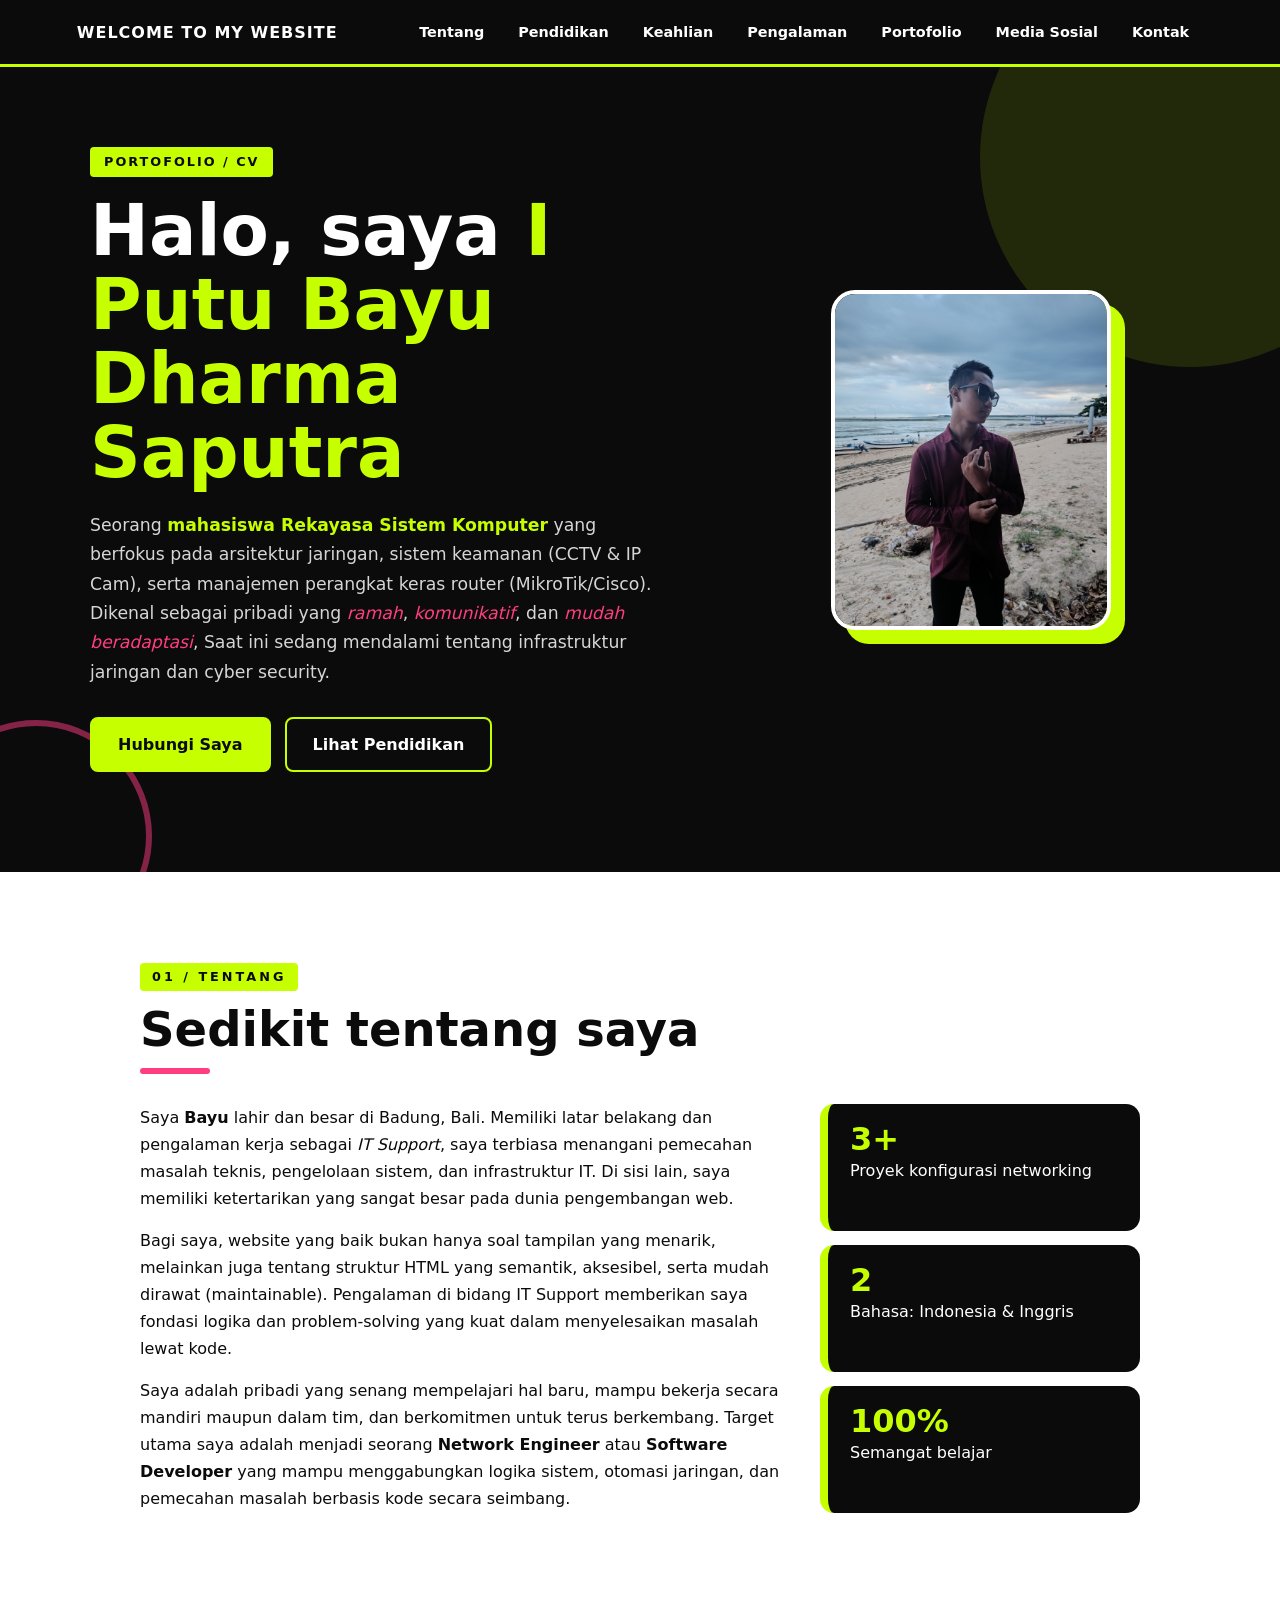
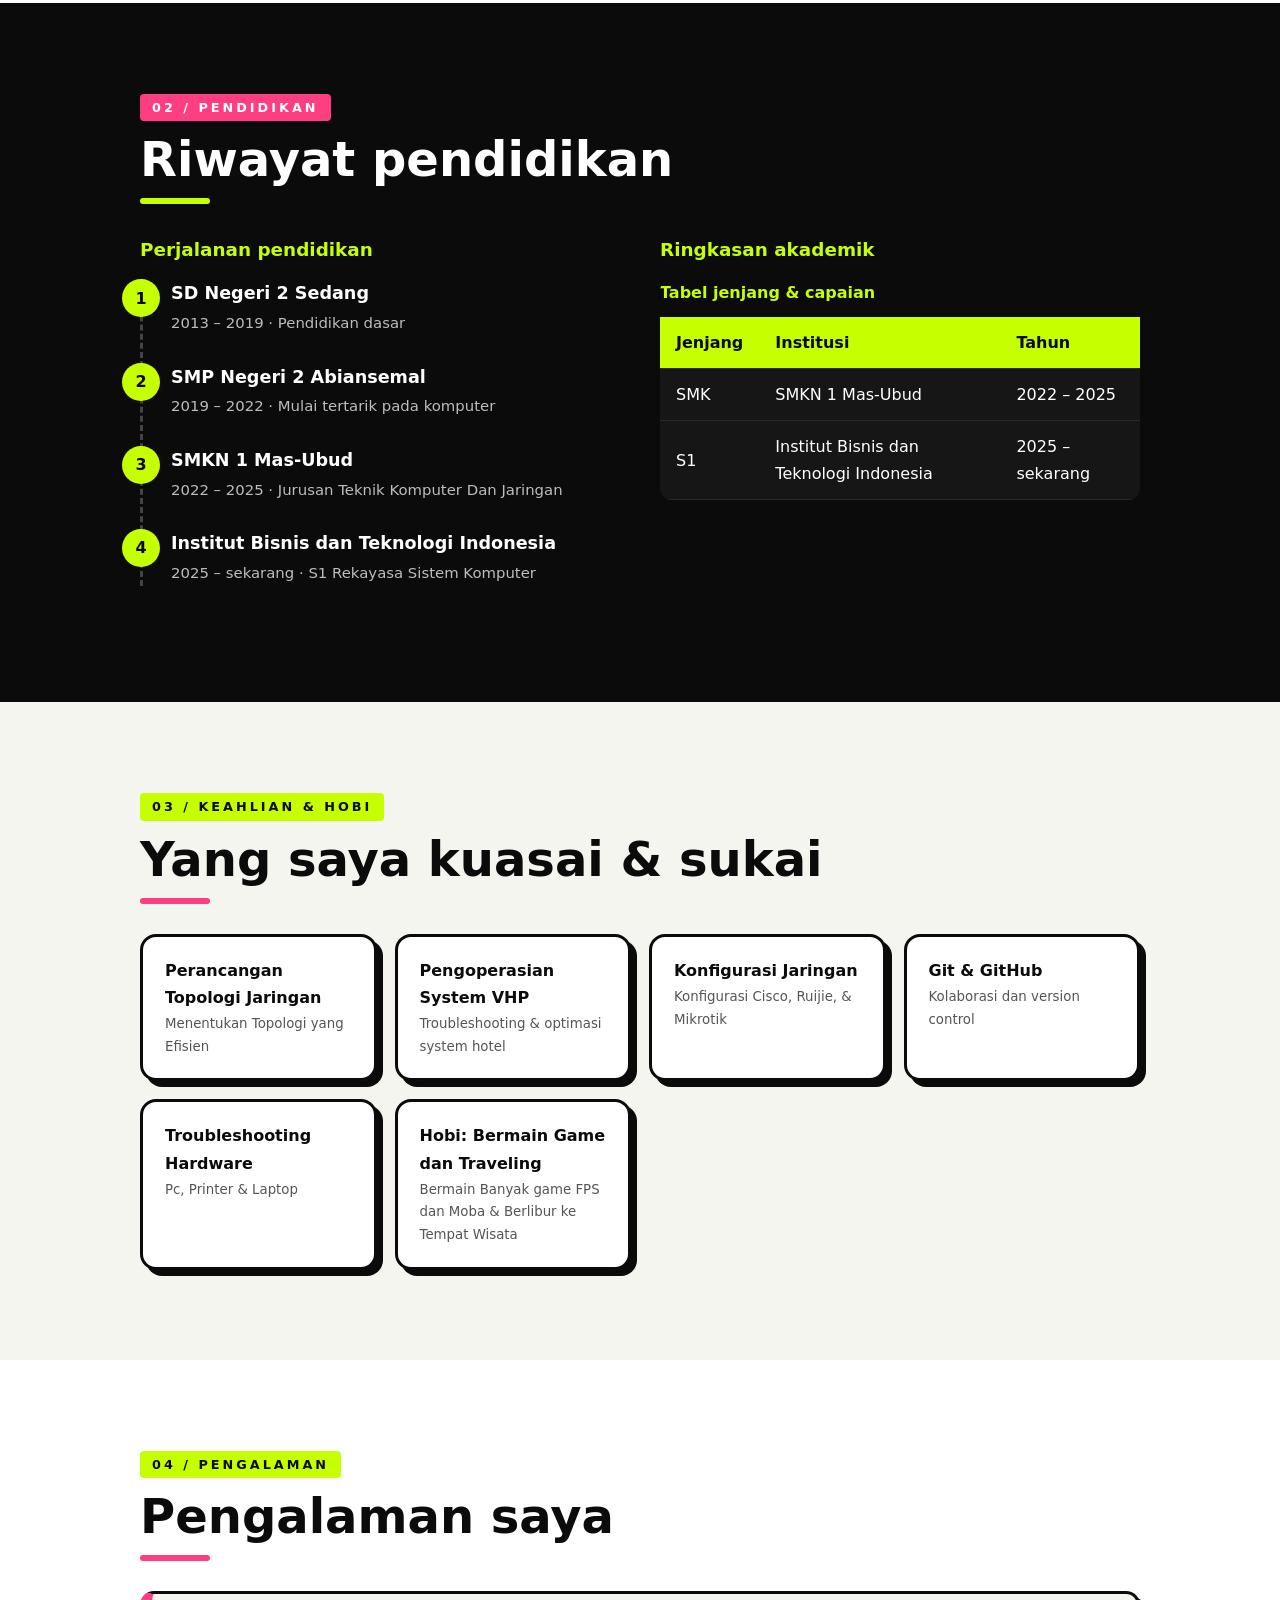
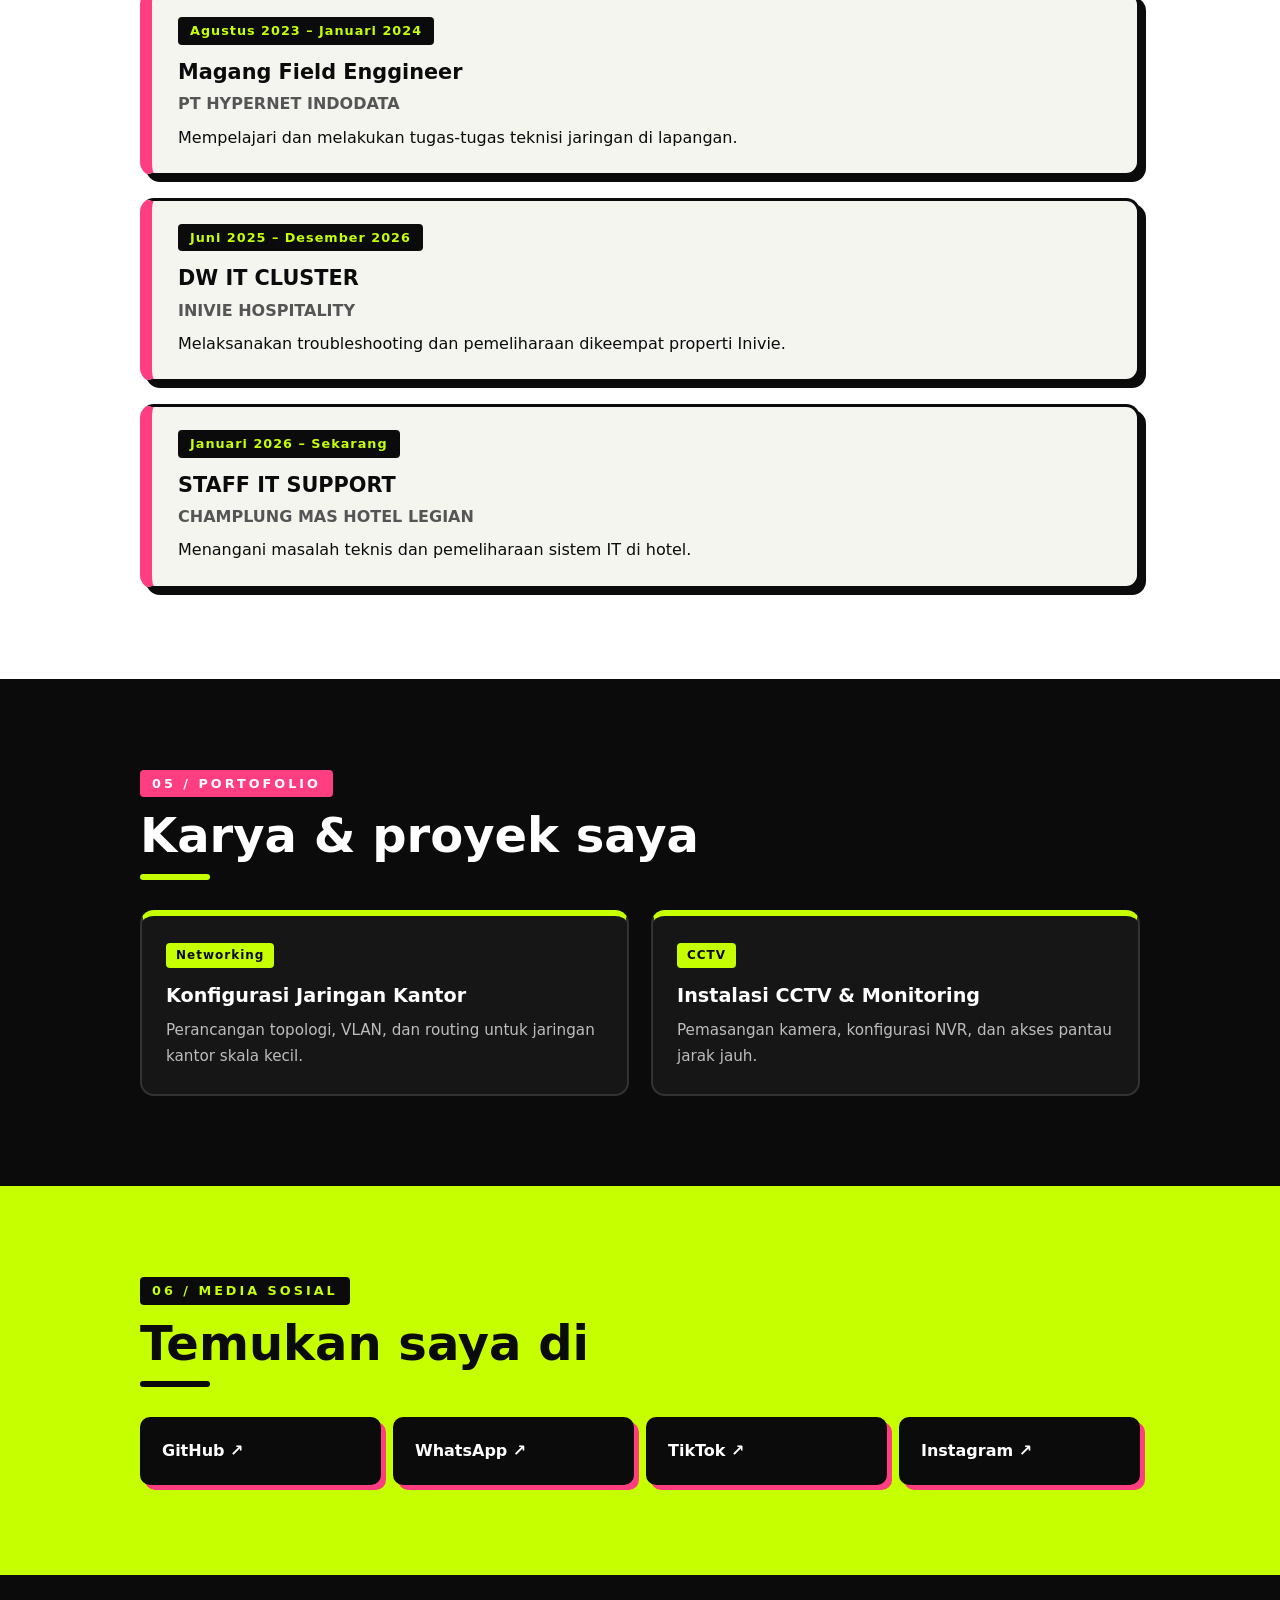
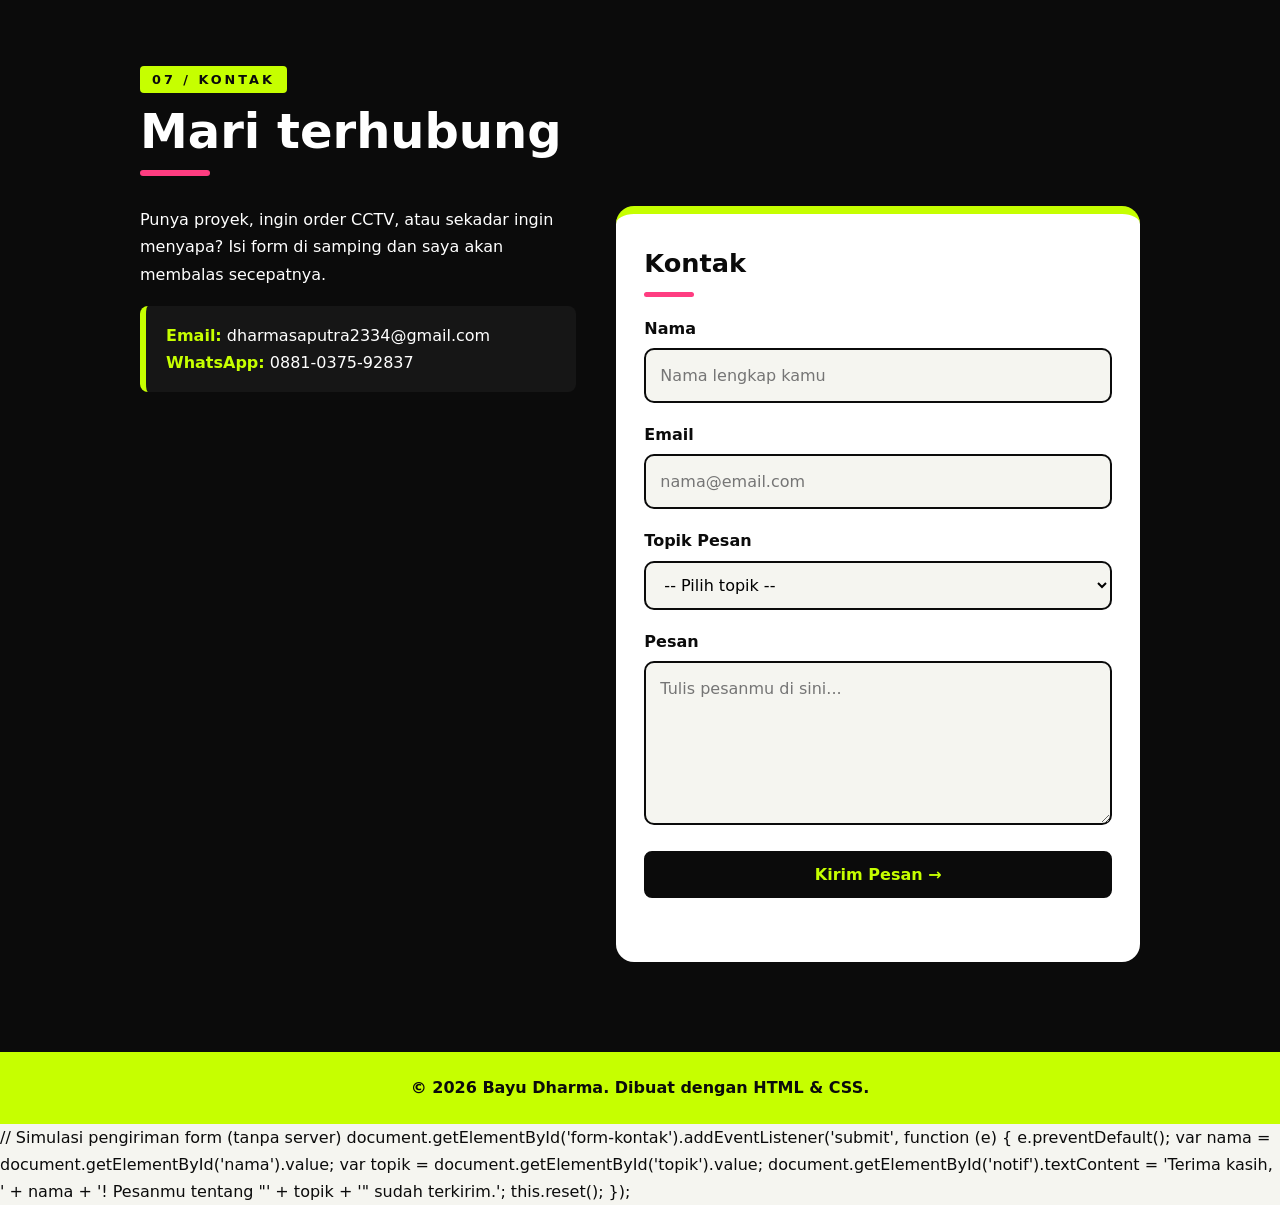
<file: index.html>
<!DOCTYPE html>
<html lang="id">
<head>
  <meta charset="UTF-8">
  <meta name="viewport" content="width=device-width, initial-scale=1.0">
  <title>Portofolio CV | Bayu Dharma</title>
  <link rel="stylesheet" href="style.css">
</head>
<body>

  <!-- NAVIGASI -->
  <nav>
    <a class="logo" href="#atas">WELCOME TO MY WEBSITE<span></span></a>
    <ul>
      <li><a href="#tentang">Tentang</a></li>
      <li><a href="#pendidikan">Pendidikan</a></li>
      <li><a href="#keahlian">Keahlian</a></li>
      <li><a href="#pengalaman">Pengalaman</a></li>
      <li><a href="#portofolio">Portofolio</a></li>
      <li><a href="#media-sosial">Media Sosial</a></li>
      <li><a href="#kontak">Kontak</a></li>
    </ul>
  </nav>

  <!-- JUDUL & PERKENALAN -->
  <header id="atas">
    <div class="hero">
      <div>
        <span class="tag">PORTOFOLIO / CV</span>
        <h1>Halo, saya <span class="hl">I Putu Bayu Dharma Saputra</span></h1>
        <p>
          Seorang <strong>mahasiswa Rekayasa Sistem Komputer</strong> yang berfokus pada arsitektur jaringan, 
          sistem keamanan (CCTV & IP Cam), serta manajemen perangkat keras router (MikroTik/Cisco).
          Dikenal sebagai pribadi yang <em>ramah</em>, <em>komunikatif</em>, dan <em>mudah beradaptasi</em>, 
          Saat ini sedang mendalami tentang infrastruktur jaringan dan cyber security.
        </p>
        <div class="cta">
          <a class="btn primary" href="#kontak">Hubungi Saya</a>
          <a class="btn ghost" href="#pendidikan">Lihat Pendidikan</a>
        </div>
      </div>

      <!-- FOTO PROFIL -->
      <div class="photo-wrap">
        <!-- Ganti src dengan fotomu, contoh: src="foto-saya.jpg" -->
        <img
          src="bayuuuu.jpg" 
          alt="Foto profil bayu dharma, mahasiswa rekayasa sistem komputer dan IT Support"
          width="280" height="340">
      </div>
    </div>
  </header>

  <main>

    <!-- TENTANG -->
    <section id="tentang">
      <div class="inner">
        <span class="label">01 / TENTANG</span>
        <h2>Sedikit tentang saya</h2>
        <div class="about-grid">
          <div>
            <p>
              Saya <strong>Bayu</strong> lahir dan besar di Badung, Bali. 
              Memiliki latar belakang dan pengalaman kerja sebagai <em>IT Support</em>, saya terbiasa menangani pemecahan masalah teknis, pengelolaan sistem, dan infrastruktur IT. 
              Di sisi lain, saya memiliki ketertarikan yang sangat besar pada dunia pengembangan web.
            </p>
            <p>
              Bagi saya, website yang baik bukan hanya soal tampilan yang menarik, melainkan juga tentang struktur HTML yang semantik, aksesibel, serta mudah dirawat (maintainable).
              Pengalaman di bidang IT Support memberikan saya fondasi logika dan problem-solving yang kuat dalam menyelesaikan masalah lewat kode.
            </p>
            <p>
              Saya adalah pribadi yang senang mempelajari hal baru, mampu bekerja secara mandiri maupun dalam tim, dan berkomitmen untuk terus berkembang. 
              Target utama saya adalah menjadi seorang <strong>Network Engineer</strong> atau <strong>Software Developer</strong> yang mampu menggabungkan logika sistem, otomasi jaringan, dan pemecahan masalah berbasis kode secara seimbang.
            </p>
          </div>
          <div class="stats">
            <div class="stat"><b>3+</b> Proyek konfigurasi networking</div>
            <div class="stat"><b>2</b> Bahasa: Indonesia &amp; Inggris</div>
            <div class="stat"><b>100%</b> Semangat belajar</div>
          </div>
        </div>
      </div>
    </section>

    <!-- PENDIDIKAN -->
    <section id="pendidikan">
      <div class="inner">
        <span class="label">02 / PENDIDIKAN</span>
        <h2>Riwayat pendidikan</h2>
        <div class="edu-grid">
          <div>
            <h3>Perjalanan pendidikan</h3>
            <ol class="timeline">
              <li>
                <strong>SD Negeri 2 Sedang</strong>
                <span>2013 – 2019 · Pendidikan dasar</span>
              </li>
              <li>
                <strong>SMP Negeri 2 Abiansemal</strong>
                <span>2019 – 2022 · Mulai tertarik pada komputer</span>
              </li>
              <li>
                <strong>SMKN 1 Mas-Ubud</strong>
                <span>2022 – 2025 · Jurusan Teknik Komputer Dan Jaringan</span>
              </li>
              <li>
                <strong>Institut Bisnis dan Teknologi Indonesia</strong>
                <span>2025 – sekarang · S1 Rekayasa Sistem Komputer</span>
              </li>
            </ol>
          </div>

          <div>
            <h3>Ringkasan akademik</h3>
            <table>
              <caption>Tabel jenjang &amp; capaian</caption>
              <thead>
                <tr>
                  <th>Jenjang</th>
                  <th>Institusi</th>
                  <th>Tahun</th>
                </tr>
              </thead>
              <tbody>
                <tr>
                  <td>SMK</td>
                  <td>SMKN 1 Mas-Ubud</td>
                  <td>2022 – 2025</td>
                </tr>
                <tr>
                  <td>S1</td>
                  <td>Institut Bisnis dan Teknologi Indonesia</td>
                  <td>2025 – sekarang</td>
                </tr>
              </tbody>
            </table>
          </div>
        </div>
      </div>
    </section>

    <!-- KEAHLIAN & HOBI -->
    <section id="keahlian">
      <div class="inner">
        <span class="label">03 / KEAHLIAN &amp; HOBI</span>
        <h2>Yang saya kuasai &amp; sukai</h2>
        <ul class="skills">
          <li>Perancangan Topologi Jaringan <small>Menentukan Topologi yang Efisien</small></li>
          <li>Pengoperasian System VHP  <small>Troubleshooting &amp; optimasi system hotel</small></li>
          <li>Konfigurasi Jaringan <small> Konfigurasi Cisco, Ruijie, &amp; Mikrotik </small> </li>
          <li>Git &amp; GitHub <small>Kolaborasi dan version control</small></li>
          <li>Troubleshooting Hardware <small>Pc, Printer &amp; Laptop</small></li>
          <li>Hobi: Bermain Game dan Traveling <small>Bermain Banyak game FPS dan Moba &amp; Berlibur ke Tempat Wisata</small></li>
        </ul>
      </div>
    </section>

    <!-- PENGALAMAN -->
    <section id="pengalaman">
      <div class="inner">
        <span class="label">04 / PENGALAMAN</span>
        <h2>Pengalaman saya</h2>
        <div class="exp-list">
          <article class="exp">
            <time datetime="2023-08">Agustus 2023 – Januari 2024</time>
            <h3>Magang Field Enggineer</h3>
            <p class="exp-org">PT HYPERNET INDODATA</p>
            <p>Mempelajari dan melakukan tugas-tugas teknisi jaringan di lapangan.</p>
          </article>
          <article class="exp">
            <time datetime="2025-04">Juni 2025 – Desember 2026</time>
            <h3>DW IT CLUSTER</h3>
            <p class="exp-org">INIVIE HOSPITALITY</p>
            <p>Melaksanakan troubleshooting dan pemeliharaan dikeempat properti Inivie.</p>
          </article>
          <article class="exp">
            <time datetime="2025-06">Januari 2026 – Sekarang</time>
            <h3>STAFF IT SUPPORT</h3>
            <p class="exp-org">CHAMPLUNG MAS HOTEL LEGIAN</p>
            <p>Menangani masalah teknis dan pemeliharaan sistem IT di hotel.</p>
          </article>
        </div>
      </div>
    </section>

    <!-- PORTOFOLIO -->
    <section id="portofolio">
      <div class="inner">
        <span class="label">05 / PORTOFOLIO</span>
        <h2>Karya &amp; proyek saya</h2>
        <div class="porto-grid">
          <article class="porto">
            <span class="porto-tag">Networking</span>
            <h3>Konfigurasi Jaringan Kantor</h3>
            <p>Perancangan topologi, VLAN, dan routing untuk jaringan kantor skala kecil.</p>
          </article>
          <article class="porto">
            <span class="porto-tag">CCTV</span>
            <h3>Instalasi CCTV &amp; Monitoring</h3>
            <p>Pemasangan kamera, konfigurasi NVR, dan akses pantau jarak jauh.</p>
          </article>
        </div>
      </div>
    </section>

    <!-- MEDIA SOSIAL -->
    <section id="media-sosial">
      <div class="inner">
        <span class="label">06 / MEDIA SOSIAL</span>
        <h2>Temukan saya di</h2>
        <ul class="socials">
          <li><a href="https://github.com/kenzo-coding" target="_blank" rel="noopener noreferrer">GitHub ↗</a></li>
          <li><a href="https://wa.me/62881037592837" target="_blank" rel="noopener noreferrer">WhatsApp ↗</a></li>
          <li><a href="https://www.tiktok.com/@saputra_bayu0?_r=1&_t=ZS-9ARMqqnH67r" target="_blank" rel="noopener noreferrer">TikTok ↗</a></li>
          <li><a href="https://www.instagram.com/saputra_bayu21?utm_source=qr&cplk=NDk4MDMzcHJ3MzE4" target="_blank" rel="noopener noreferrer">Instagram ↗</a></li>
        </ul>
      </div>
    </section>

    <!-- KONTAK -->
    <section id="kontak">
      <div class="inner">
        <span class="label">07 / KONTAK</span>
        <h2>Mari terhubung</h2>
        <div class="contact-grid">
          <div>
            <p>Punya proyek, ingin order CCTV, atau sekadar ingin menyapa? Isi form di samping dan saya akan membalas secepatnya.</p>
            <p class="contact-info"><strong>Email:</strong> dharmasaputra2334@gmail.com<br><strong>WhatsApp:</strong> 0881-0375-92837</p>
          </div>

          <form id="form-kontak" action="#" method="post">
            <h3 class="form-title">Kontak</h3>
            <div class="field">
              <label for="nama">Nama</label>
              <input type="text" id="nama" name="nama" placeholder="Nama lengkap kamu" required>
            </div>
            <div class="field">
              <label for="email">Email</label>
              <input type="email" id="email" name="email" placeholder="nama@email.com" required>
            </div>
            <div class="field">
              <label for="topik">Topik Pesan</label>
              <select id="topik" name="topik" required>
                <option value="" disabled selected>-- Pilih topik --</option>
                <option value="Kerja sama proyek">Kerja sama proyek</option>
                <option value="Order CCTV">Order CCTV</option>
                <option value="Pembuatan website">Pembuatan website</option>
                <option value="Konsultasi">Konsultasi</option>
                <option value="Lainnya">Lainnya</option>
              </select>
            </div>
            <div class="field">
              <label for="pesan">Pesan</label>
              <textarea id="pesan" name="pesan" rows="5" placeholder="Tulis pesanmu di sini..." required></textarea>
            </div>
            <button type="submit" class="btn">Kirim Pesan →</button>
            <p id="notif" role="status"></p>
          </form>
        </div>
      </div>
    </section>

  </main>

  <!-- FOOTER -->
  <footer>
    <p>&copy; 2026 Bayu Dharma. Dibuat dengan HTML &amp; CSS.</p>
  </footer

  <script>
    // Simulasi pengiriman form (tanpa server)
    document.getElementById('form-kontak').addEventListener('submit', function (e) {
      e.preventDefault();
      var nama = document.getElementById('nama').value;
      var topik = document.getElementById('topik').value;
      document.getElementById('notif').textContent = 'Terima kasih, ' + nama + '! Pesanmu tentang "' + topik + '" sudah terkirim.';
      this.reset();
    });
  </script>
</body>
</html>
</file>
<file: style.css>
:root {
  --black: #0b0b0b;
  --ink: #161616;
  --white: #ffffff;
  --paper: #f5f5f0;
  --accent: #c6ff00;      /* hijau neon */
  --accent-2: #ff3d81;    /* pink cerah (aksen kecil) */
  --muted: #8a8a8a;
}
* { box-sizing: border-box; margin: 0; padding: 0; }
html { scroll-behavior: smooth; scroll-padding-top: 70px; }
body {
  font-family: "Segoe UI", system-ui, -apple-system, Roboto, Arial, sans-serif;
  background: var(--paper);
  color: var(--black);
  line-height: 1.7;
}
a { color: inherit; }

/* ---------- NAV ---------- */
nav {
  position: sticky; top: 0; z-index: 50;
  display: flex; justify-content: space-between; align-items: center;
  padding: 14px 6vw;
  background: var(--black);
  border-bottom: 3px solid var(--accent);
}
.logo { color: var(--white); font-weight: 800; letter-spacing: 1px; text-decoration: none; }
.logo span { color: var(--accent); }
nav ul { list-style: none; display: flex; gap: 6px; flex-wrap: wrap; }
nav ul a {
  display: inline-block; padding: 6px 14px; border-radius: 999px;
  color: var(--white); text-decoration: none; font-size: .9rem; font-weight: 600;
  transition: .2s;
}
nav ul a:hover { background: var(--accent); color: var(--black); }

/* ---------- HEADER / HERO ---------- */
header {
  background: var(--black);
  color: var(--white);
  padding: 80px 6vw 100px;
  position: relative; overflow: hidden;
}
header::before {
  content: ""; position: absolute; right: -120px; top: -120px;
  width: 420px; height: 420px; border-radius: 50%;
  background: var(--accent); opacity: .12;
}
header::after {
  content: ""; position: absolute; left: -80px; bottom: -80px;
  width: 220px; height: 220px; border: 6px solid var(--accent-2); border-radius: 50%;
  opacity: .5;
}
.hero {
  max-width: 1100px; margin: 0 auto;
  display: grid; grid-template-columns: 1.4fr 1fr; gap: 50px; align-items: center;
  position: relative; z-index: 1;
}
.tag {
  display: inline-block; background: var(--accent); color: var(--black);
  font-weight: 800; font-size: .8rem; letter-spacing: 2px;
  padding: 4px 14px; border-radius: 4px; margin-bottom: 18px;
}
h1 { font-size: clamp(2.4rem, 6vw, 4.4rem); line-height: 1.05; font-weight: 900; }
h1 .hl { color: var(--accent); }
.hero p { margin-top: 20px; color: #d6d6d6; font-size: 1.08rem; max-width: 52ch; }
.hero p strong { color: var(--accent); }
.hero p em { color: var(--accent-2); font-style: italic; }
.cta { margin-top: 30px; display: flex; gap: 14px; flex-wrap: wrap; }
.btn {
  display: inline-block; padding: 12px 26px; font-weight: 800; text-decoration: none;
  border-radius: 8px; border: 2px solid var(--accent); transition: .2s; cursor: pointer;
  font-size: 1rem; font-family: inherit;
}
.btn.primary { background: var(--accent); color: var(--black); }
.btn.primary:hover { background: var(--white); border-color: var(--white); transform: translateY(-3px); }
.btn.ghost { background: transparent; color: var(--white); }
.btn.ghost:hover { background: var(--accent); color: var(--black); transform: translateY(-3px); }

.photo-wrap { justify-self: center; position: relative; }
.photo-wrap::before {
  content: ""; position: absolute; inset: 14px -14px -14px 14px;
  background: var(--accent); border-radius: 24px;
}
.photo-wrap img {
  position: relative; display: block;
  width: 280px; height: 340px; object-fit: cover;
  border-radius: 24px; border: 4px solid var(--white);
  background: var(--ink);
}

/* ---------- SECTION UMUM ---------- */
main section { padding: 90px 6vw; }
.inner { max-width: 1000px; margin: 0 auto; }
.label {
  display: inline-block; font-weight: 800; letter-spacing: 3px; font-size: .8rem;
  color: var(--black); background: var(--accent); padding: 3px 12px; border-radius: 4px;
}
h2 { font-size: clamp(2rem, 4vw, 3rem); margin: 12px 0 30px; font-weight: 900; line-height: 1.1; }
h2::after {
  content: ""; display: block; width: 70px; height: 6px; margin-top: 12px;
  background: var(--accent-2); border-radius: 3px;
}

/* Tentang (putih) */
#tentang { background: var(--white); }
.about-grid { display: grid; grid-template-columns: 2fr 1fr; gap: 40px; }
.about-grid p + p { margin-top: 14px; }
.stats { display: grid; gap: 14px; }
.stat {
  background: var(--black); color: var(--white); padding: 18px 22px; border-radius: 14px;
  border-left: 8px solid var(--accent);
}
.stat b { display: block; font-size: 2rem; color: var(--accent); line-height: 1.1; }

/* Pendidikan (hitam) */
#pendidikan { background: var(--black); color: var(--white); }
#pendidikan h2::after { background: var(--accent); }
#pendidikan .label { background: var(--accent-2); color: var(--white); }
.edu-grid { display: grid; grid-template-columns: 1fr 1fr; gap: 40px; align-items: start; }
h3 { font-size: 1.15rem; margin-bottom: 14px; color: var(--accent); }
ol.timeline { list-style: none; counter-reset: step; border-left: 3px dashed #444; padding-left: 28px; }
ol.timeline li { counter-increment: step; position: relative; margin-bottom: 26px; }
ol.timeline li::before {
  content: counter(step);
  position: absolute; left: -49px; top: 0;
  width: 38px; height: 38px; border-radius: 50%;
  background: var(--accent); color: var(--black);
  display: grid; place-items: center; font-weight: 900;
}
ol.timeline li strong { display: block; font-size: 1.1rem; }
ol.timeline li span { color: #bdbdbd; font-size: .93rem; }
table { width: 100%; border-collapse: collapse; background: var(--ink); border-radius: 12px; overflow: hidden; }
caption { text-align: left; color: var(--accent); font-weight: 800; padding-bottom: 10px; }
th, td { padding: 12px 16px; text-align: left; border-bottom: 1px solid #2b2b2b; }
th { background: var(--accent); color: var(--black); }
tr:hover td { background: #222; }

/* Keahlian (putih) */
#keahlian { background: var(--paper); }
.skills {
  list-style: none; display: grid; grid-template-columns: repeat(auto-fit, minmax(210px, 1fr)); gap: 18px;
}
.skills li {
  background: var(--white); border: 3px solid var(--black); border-radius: 16px;
  padding: 20px 22px; font-weight: 700; box-shadow: 6px 6px 0 var(--black);
  transition: .2s;
}
.skills li:hover { transform: translate(-3px, -3px); box-shadow: 10px 10px 0 var(--accent-2); background: var(--accent); }
.skills li small { display: block; font-weight: 400; color: #555; margin-top: 2px; }

/* Pengalaman (putih) */
#pengalaman { background: var(--white); }
.exp-list { display: grid; gap: 22px; }
.exp {
  background: var(--paper); border: 3px solid var(--black); border-left: 12px solid var(--accent-2);
  border-radius: 14px; padding: 22px 26px; box-shadow: 6px 6px 0 var(--black); transition: .2s;
}
.exp:hover { transform: translate(-3px, -3px); box-shadow: 9px 9px 0 var(--accent); }
.exp time {
  display: inline-block; background: var(--black); color: var(--accent);
  font-weight: 800; font-size: .8rem; letter-spacing: 1px; padding: 3px 12px; border-radius: 4px;
}
.exp h3 { color: var(--black); font-size: 1.3rem; margin: 10px 0 0; }
.exp-org { font-weight: 700; color: #555; margin-bottom: 6px; }

/* Portofolio (hitam) */
#portofolio { background: var(--black); color: var(--white); }
#portofolio h2::after { background: var(--accent); }
#portofolio .label { background: var(--accent-2); color: var(--white); }
.porto-grid { display: grid; grid-template-columns: repeat(auto-fit, minmax(250px, 1fr)); gap: 22px; }
.porto {
  background: var(--ink); border: 2px solid #333; border-top: 6px solid var(--accent);
  border-radius: 14px; padding: 24px; transition: .2s;
}
.porto:hover { transform: translateY(-6px); border-color: var(--accent); }
.porto-tag {
  display: inline-block; background: var(--accent); color: var(--black);
  font-weight: 800; font-size: .75rem; letter-spacing: 1px; padding: 2px 10px; border-radius: 4px;
}
.porto h3 { color: var(--white); font-size: 1.2rem; margin: 12px 0 6px; }
.porto p { color: #bdbdbd; font-size: .95rem; }
.porto a { display: inline-block; margin-top: 14px; font-weight: 800; color: var(--accent); text-decoration: none; }
.porto a:hover { color: var(--accent-2); }
.porto-more { margin-top: 36px; text-align: center; }

/* Kontak (hitam + aksen) */
#kontak { background: var(--black); color: var(--white); }
#kontak .label { background: var(--accent); }
#kontak h2::after { background: var(--accent-2); }
.contact-grid { display: grid; grid-template-columns: 1fr 1.2fr; gap: 40px; }
.socials { list-style: none; margin-top: 18px; display: grid; gap: 12px; }
.socials a {
  display: block; padding: 12px 18px; border: 2px solid #444; border-radius: 10px;
  text-decoration: none; font-weight: 700; transition: .2s;
}
.socials a:hover { background: var(--accent); color: var(--black); border-color: var(--accent); transform: translateX(6px); }
form { background: var(--white); color: var(--black); padding: 28px; border-radius: 18px; border-top: 8px solid var(--accent); }
.field { margin-bottom: 18px; }
label { display: block; font-weight: 800; margin-bottom: 6px; }
input, textarea, select {
  width: 100%; padding: 12px 14px; font: inherit;
  border: 2px solid var(--black); border-radius: 10px; background: var(--paper);
}
.form-title { color: var(--black); font-size: 1.6rem; font-weight: 900; margin-bottom: 18px; }
.form-title::after { content: ""; display: block; width: 50px; height: 5px; margin-top: 6px; background: var(--accent-2); border-radius: 3px; }
input:focus, textarea:focus, select:focus { outline: none; border-color: var(--accent-2); box-shadow: 0 0 0 4px rgba(255,61,129,.2); }
form .btn { background: var(--black); color: var(--accent); border-color: var(--black); width: 100%; }
form .btn:hover { background: var(--accent); color: var(--black); }
#notif { margin-top: 14px; font-weight: 700; color: #0a7a2f; min-height: 1.4em; }

/* Media sosial (hijau neon) */
#media-sosial { background: var(--accent); }
#media-sosial .label { background: var(--black); color: var(--accent); }
#media-sosial h2::after { background: var(--black); }
#media-sosial .socials { grid-template-columns: repeat(auto-fit, minmax(190px, 1fr)); margin-top: 0; }
#media-sosial .socials a {
  background: var(--black); color: var(--white); border-color: var(--black);
  padding: 18px 20px; box-shadow: 5px 5px 0 var(--accent-2);
}
#media-sosial .socials a:hover {
  background: var(--white); color: var(--black); border-color: var(--black); transform: translateY(-4px);
}
.contact-info { margin-top: 18px; padding: 16px 20px; border-left: 6px solid var(--accent); background: var(--ink); border-radius: 8px; }
.contact-info strong { color: var(--accent); }

/* ---------- FOOTER ---------- */
footer {
  background: var(--accent); color: var(--black);
  text-align: center; padding: 22px 6vw; font-weight: 700;
}

/* ---------- RESPONSIF ---------- */
@media (max-width: 820px) {
  .hero, .about-grid, .edu-grid, .contact-grid { grid-template-columns: 1fr; }
  .photo-wrap { order: -1; }
  .photo-wrap img { width: 220px; height: 270px; }
  nav { flex-direction: column; gap: 8px; }
  header { padding-top: 50px; }
}
</file>
